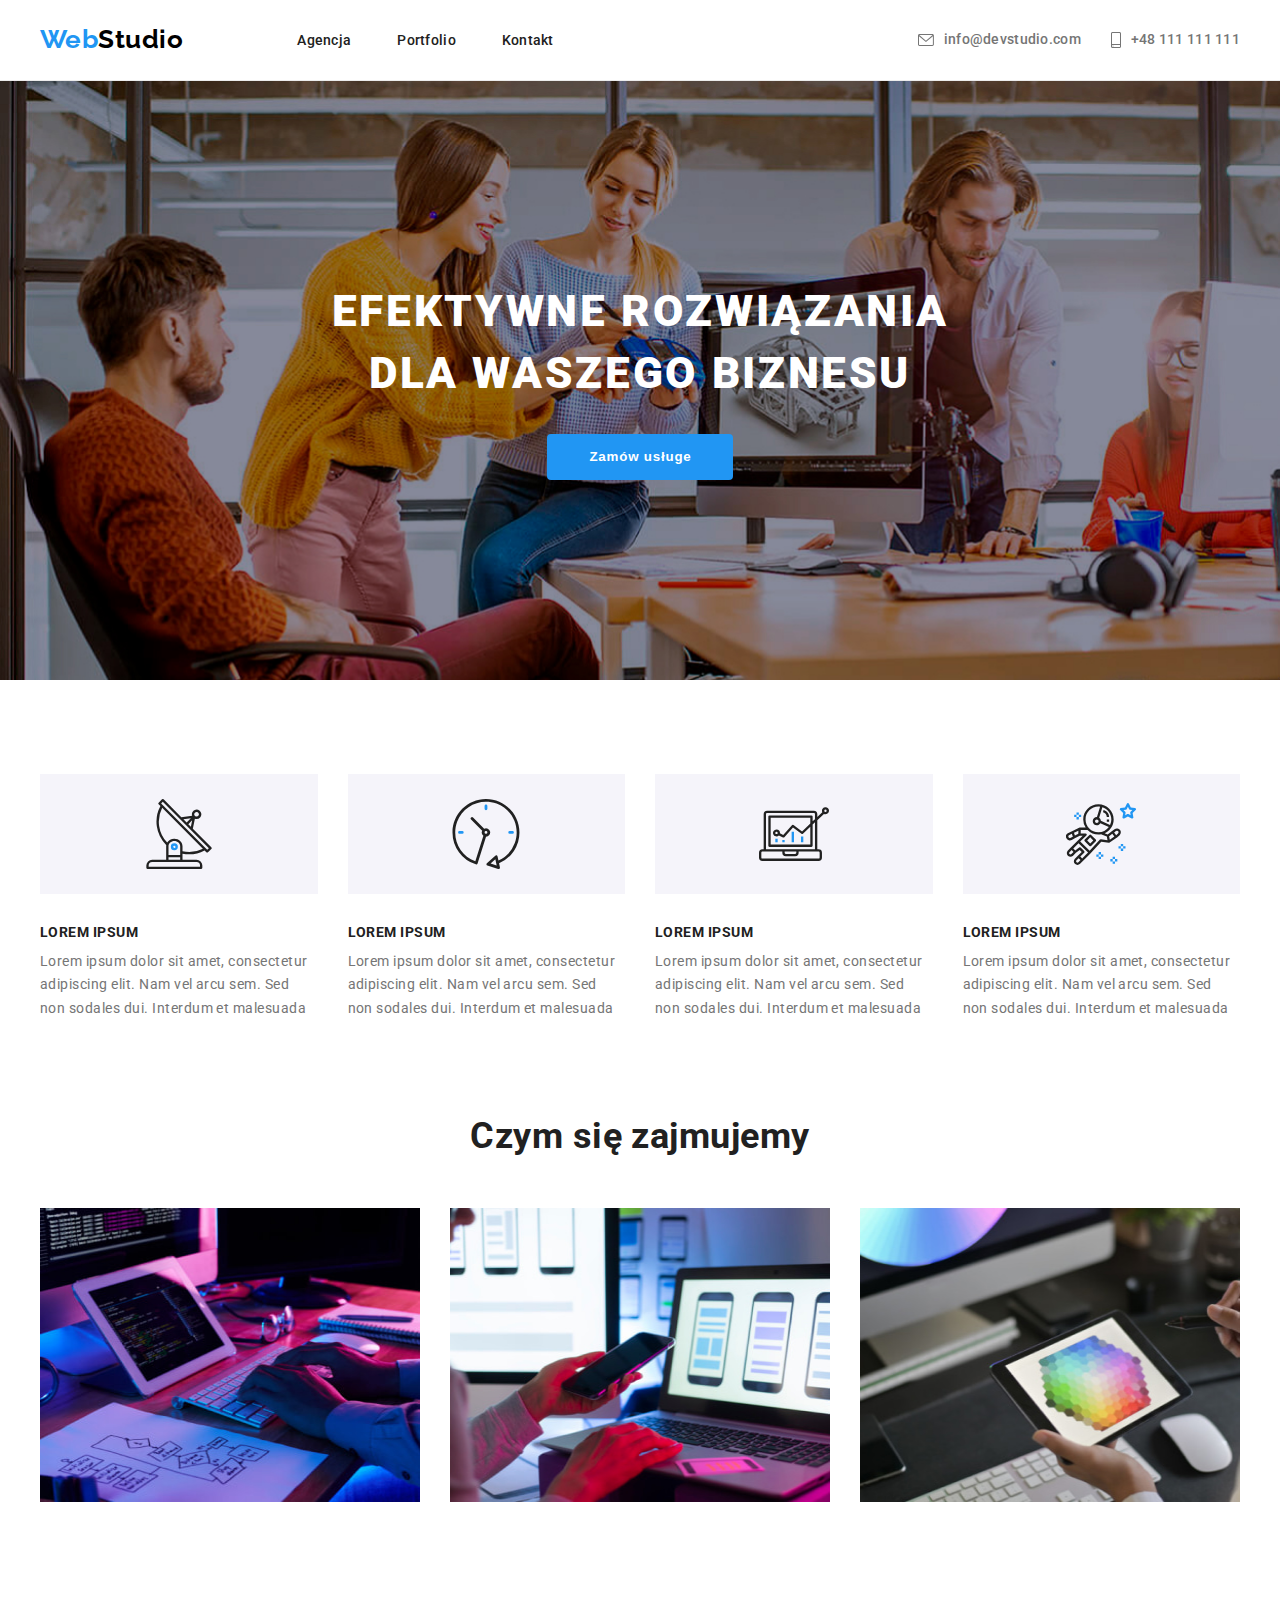
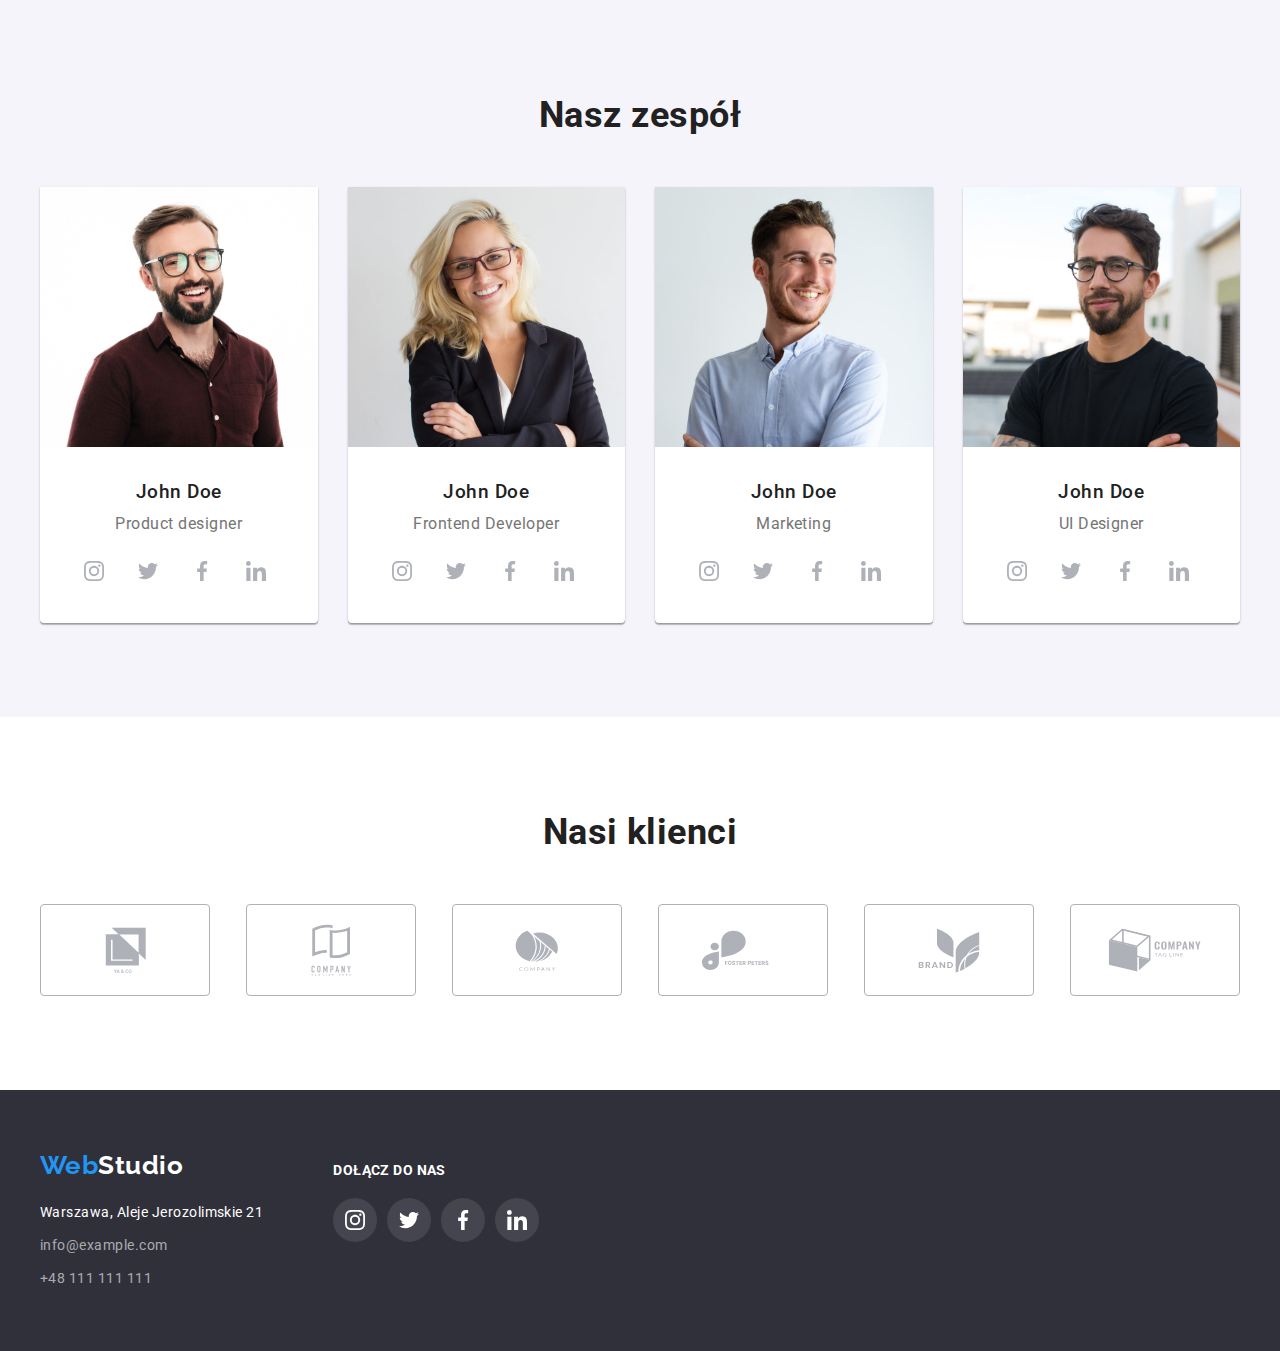
<file: index.html>
<!DOCTYPE html>
<html lang="pl">
  <head>
    <meta charset="UTF-8" />
    <meta http-equiv="X-UA-Compatible" content="IE=edge" />
    <meta name="viewport" content="width=device-width, initial-scale=1.0" />
    <title>WebStudio</title>
    <link rel="preconnect" href="https://fonts.googleapis.com" />
    <link rel="preconnect" href="https://fonts.gstatic.com" crossorigin />
    <link
      href="https://fonts.googleapis.com/css2?family=Raleway:wght@700&family=Roboto:wght@400;500;700;900&display=swap"
      rel="stylesheet"
    />
    <link
      rel="stylesheet"
      href="https://cdnjs.cloudflare.com/ajax/libs/modern-normalize/1.1.0/modern-normalize.min.css"
      integrity="sha512-wpPYUAdjBVSE4KJnH1VR1HeZfpl1ub8YT/NKx4PuQ5NmX2tKuGu6U/JRp5y+Y8XG2tV+wKQpNHVUX03MfMFn9Q=="
      crossorigin="anonymous"
      referrerpolicy="no-referrer"
    />
    <link rel="stylesheet" href="css/styles.css" />
  </head>
  <body>
    <header class="header-border">
      <div class="container">
        <nav class="box-navigation">
          <a href="index.html" class="logo"
            >Web<span class="logo-word-primary">Studio</span>
          </a>
          <ul class="box-menu">
            <li>
              <a href="index.html" class="page">Agencja</a>
            </li>
            <li>
              <a href="portfolio.html" class="page">Portfolio</a>
            </li>
            <li><a href="#" class="page">Kontakt</a></li>
          </ul>
          <ul class="box-contact">
            <li class="box-contact-secondary">
              <svg class="icon-header" width="16px" height="12px">
                <use href="./images/icons.svg#icon-envelope"></use>
              </svg>
              <a href="mailto:info@devstudio.com" class="contact-primary">
                info@devstudio.com</a
              >
            </li>
            <li class="box-contact-secondary">
              <svg class="icon-header" width="10px" height="16px">
                <use href="./images/icons.svg#icon-smartphone"></use>
              </svg>
              <a href="tel:+48111111111" class="contact-primary"
                >+48 111 111 111</a
              >
            </li>
          </ul>
        </nav>
      </div>
    </header>

    <main>
      <section class="offer-background">
        <div class="container">
          <h1 class="offer">Efektywne rozwiązania <br />dla waszego biznesu</h1>
          <button type="button" class="offer-button">Zamów usługe</button>
        </div>
      </section>
      <section class="section">
        <div class="container">
          <ul class="card-set-description">
            <li class="item">
              <div class="icon-primary">
                <svg width="70px" height="70px">
                  <use href="./images/icons.svg#icon-antenna-1"></use>
                </svg>
              </div>
              <h3 class="list-primary">Lorem ipsum</h3>
              <p class="description-primary">
                Lorem ipsum dolor sit amet, consectetur adipiscing elit. Nam vel
                arcu sem. Sed non sodales dui. Interdum et malesuada
              </p>
            </li>
            <li class="item">
              <div class="icon-primary">
                <svg width="70px" height="70px">
                  <use href="./images/icons.svg#icon-clock-1"></use>
                </svg>
              </div>
              <h3 class="list-primary">Lorem ipsum</h3>
              <p class="description-primary">
                Lorem ipsum dolor sit amet, consectetur adipiscing elit. Nam vel
                arcu sem. Sed non sodales dui. Interdum et malesuada
              </p>
            </li>
            <li class="item">
              <div class="icon-primary">
                <svg width="70px" height="70px">
                  <use href="./images/icons.svg#icon-diagram-1"></use>
                </svg>
              </div>
              <h3 class="list-primary">Lorem ipsum</h3>
              <p class="description-primary">
                Lorem ipsum dolor sit amet, consectetur adipiscing elit. Nam vel
                arcu sem. Sed non sodales dui. Interdum et malesuada
              </p>
            </li>
            <li class="item">
              <div class="icon-primary">
                <svg width="70px" height="70px">
                  <use href="./images/icons.svg#icon-astronaut-1"></use>
                </svg>
              </div>
              <h3 class="list-primary">Lorem ipsum</h3>
              <p class="description-primary">
                Lorem ipsum dolor sit amet, consectetur adipiscing elit. Nam vel
                arcu sem. Sed non sodales dui. Interdum et malesuada
              </p>
            </li>
          </ul>
        </div>
      </section>
      <section class="section-secondary">
        <div class="container">
          <h2 class="topic">Czym się zajmujemy</h2>
          <ul class="card-set-tasks">
            <li class="item-tasks">
              <img
                class="width"
                src="images/items1.jpg"
                alt="komputer"
                width="370"
                height="294"
              />
            </li>
            <li class="item-tasks">
              <img
                class="width"
                src="images/items2.jpg"
                alt="laptop"
                width="370"
                height="294"
              />
            </li>
            <li class="item-tasks">
              <img
                class="width"
                src="images/items3.jpg"
                alt="tablet"
                width="370"
                height="294"
              />
            </li>
          </ul>
        </div>
      </section>
      <section class="section people">
        <div class="container">
          <h2 class="topic">Nasz zespół</h2>
          <ul class="card-set-people">
            <li class="card">
              <img
                class="width"
                src="images/person1.jpg"
                alt="mezczyzna"
                width="270"
                height="260"
              />
              <h3 class="name">John Doe</h3>
              <p class="function">Product designer</p>
              <ul class="icon-social-box">
                <li class="icon-social-media">
                  <svg class="icon-social" width="20px" height="20px">
                    <use href="./images/icons.svg#icon-instagram-2"></use>
                  </svg>
                </li>
                <li class="icon-social-media">
                  <svg class="icon-social" width="20px" height="20px">
                    <use href="./images/icons.svg#icon-twitter-1"></use>
                  </svg>
                </li>
                <li class="icon-social-media">
                  <svg class="icon-social" width="20px" height="20px">
                    <use href="./images/icons.svg#icon-facebook-1"></use>
                  </svg>
                </li>
                <li class="icon-social-media">
                  <svg class="icon-social" width="20px" height="20px">
                    <use href="./images/icons.svg#icon-linkedin-1"></use>
                  </svg>
                </li>
              </ul>
            </li>
            <li class="card">
              <img
                class="width"
                src="images/person2.jpg"
                alt="kobieta"
                width="270"
                height="260"
              />
              <h3 class="name">John Doe</h3>
              <p class="function">Frontend Developer</p>
              <ul class="icon-social-box">
                <li class="icon-social-media">
                  <svg class="icon-social" width="20px" height="20px">
                    <use href="./images/icons.svg#icon-instagram-2"></use>
                  </svg>
                </li>
                <li class="icon-social-media">
                  <svg class="icon-social" width="20px" height="20px">
                    <use href="./images/icons.svg#icon-twitter-1"></use>
                  </svg>
                </li>
                <li class="icon-social-media">
                  <svg class="icon-social" width="20px" height="20px">
                    <use href="./images/icons.svg#icon-facebook-1"></use>
                  </svg>
                </li>
                <li class="icon-social-media">
                  <svg class="icon-social" width="20px" height="20px">
                    <use href="./images/icons.svg#icon-linkedin-1"></use>
                  </svg>
                </li>
              </ul>
            </li>
            <li class="card">
              <img
                class="width"
                src="images/person3.jpg"
                alt="mezczyzna2"
                width="270"
                height="260"
              />
              <h3 class="name">John Doe</h3>
              <p class="function">Marketing</p>
              <ul class="icon-social-box">
                <li class="icon-social-media">
                  <svg class="icon-social" width="20px" height="20px">
                    <use href="./images/icons.svg#icon-instagram-2"></use>
                  </svg>
                </li>
                <li class="icon-social-media">
                  <svg class="icon-social" width="20px" height="20px">
                    <use href="./images/icons.svg#icon-twitter-1"></use>
                  </svg>
                </li>
                <li class="icon-social-media">
                  <svg class="icon-social" width="20px" height="20px">
                    <use href="./images/icons.svg#icon-facebook-1"></use>
                  </svg>
                </li>
                <li class="icon-social-media">
                  <svg class="icon-social" width="20px" height="20px">
                    <use href="./images/icons.svg#icon-linkedin-1"></use>
                  </svg>
                </li>
              </ul>
            </li>
            <li class="card">
              <img
                class="width"
                src="images/person4.jpg"
                alt="mezczyzna3"
                width="270"
                height="260"
              />
              <h3 class="name">John Doe</h3>
              <p class="function">UI Designer</p>
              <ul class="icon-social-box">
                <li class="icon-social-media">
                  <svg class="icon-social" width="20px" height="20px">
                    <use href="./images/icons.svg#icon-instagram-2"></use>
                  </svg>
                </li>
                <li class="icon-social-media">
                  <svg class="icon-social" width="20px" height="20px">
                    <use href="./images/icons.svg#icon-twitter-1"></use>
                  </svg>
                </li>
                <li class="icon-social-media">
                  <svg class="icon-social" width="20px" height="20px">
                    <use href="./images/icons.svg#icon-facebook-1"></use>
                  </svg>
                </li>
                <li class="icon-social-media">
                  <svg class="icon-social" width="20px" height="20px">
                    <use href="./images/icons.svg#icon-linkedin-1"></use>
                  </svg>
                </li>
              </ul>
            </li>
          </ul>
        </div>
      </section>
      <section class="section">
        <div class="container">
          <h2 class="topic">Nasi klienci</h2>
          <ul class="clients-box">
            <li class="icon-clients">
              <svg class="icon-clients-secondary" width="41px" height="46.7px">
                <use href="./images/icons.svg#icon-group"></use>
              </svg>
            </li>
            <li class="icon-clients">
              <svg class="icon-clients-secondary" width="40px" height="52px">
                <use href="./images/icons.svg#icon-group-1"></use>
              </svg>
            </li>
            <li class="icon-clients">
              <svg
                class="icon-clients-secondary"
                width="43.36px"
                height="41.18px"
              >
                <use href="./images/icons.svg#icon-group-2"></use>
              </svg>
            </li>
            <li class="icon-clients">
              <svg
                class="icon-clients-secondary"
                width="84.44px"
                height="40.62px"
              >
                <use href="./images/icons.svg#icon-group-3"></use>
              </svg>
            </li>
            <li class="icon-clients">
              <svg
                class="icon-clients-secondary"
                width="62.54px"
                height="45.43px"
              >
                <use href="./images/icons.svg#icon-group-4"></use>
              </svg>
            </li>
            <li class="icon-clients">
              <svg
                class="icon-clients-secondary"
                width="93.79px"
                height="43.93px"
              >
                <use href="./images/icons.svg#icon-group-5"></use>
              </svg>
            </li>
          </ul>
        </div>
      </section>
    </main>

    <footer class="bottom">
      <div class="container-bottom">
        <div>
          <a class="logo-bottom"
            >Web<span class="logo-word-secondary">Studio</span></a
          >
          <address>
            <ul>
              <li class="place">Warszawa, Aleje Jerozolimskie 21</li>
              <li class="contact-bottom">
                <a href="mailto:info@example.com" class="contact-secondary"
                  >info@example.com</a
                >
              </li>
              <li>
                <a href="tel:+48111111111" class="contact-secondary"
                  >+48 111 111 111</a
                >
              </li>
            </ul>
          </address>
        </div>
        <div class="join">
          <h3 class="join-style">Dołącz do nas</h3>
          <ul class="join-box">
            <li class="join-social-media">
              <svg class="join-social" width="20px" height="20px">
                <use href="./images/icons.svg#icon-instagram-2"></use>
              </svg>
            </li>
            <li class="join-social-media">
              <svg class="join-social" width="20px" height="20px">
                <use href="./images/icons.svg#icon-twitter-1"></use>
              </svg>
            </li>
            <li class="join-social-media">
              <svg class="join-social" width="20px" height="20px">
                <use href="./images/icons.svg#icon-facebook-1"></use>
              </svg>
            </li>
            <li class="join-social-media">
              <svg class="join-social" width="20px" height="20px">
                <use href="./images/icons.svg#icon-linkedin-1"></use>
              </svg>
            </li>
          </ul>
        </div>
      </div>
    </footer>
  </body>
</html>
</file>
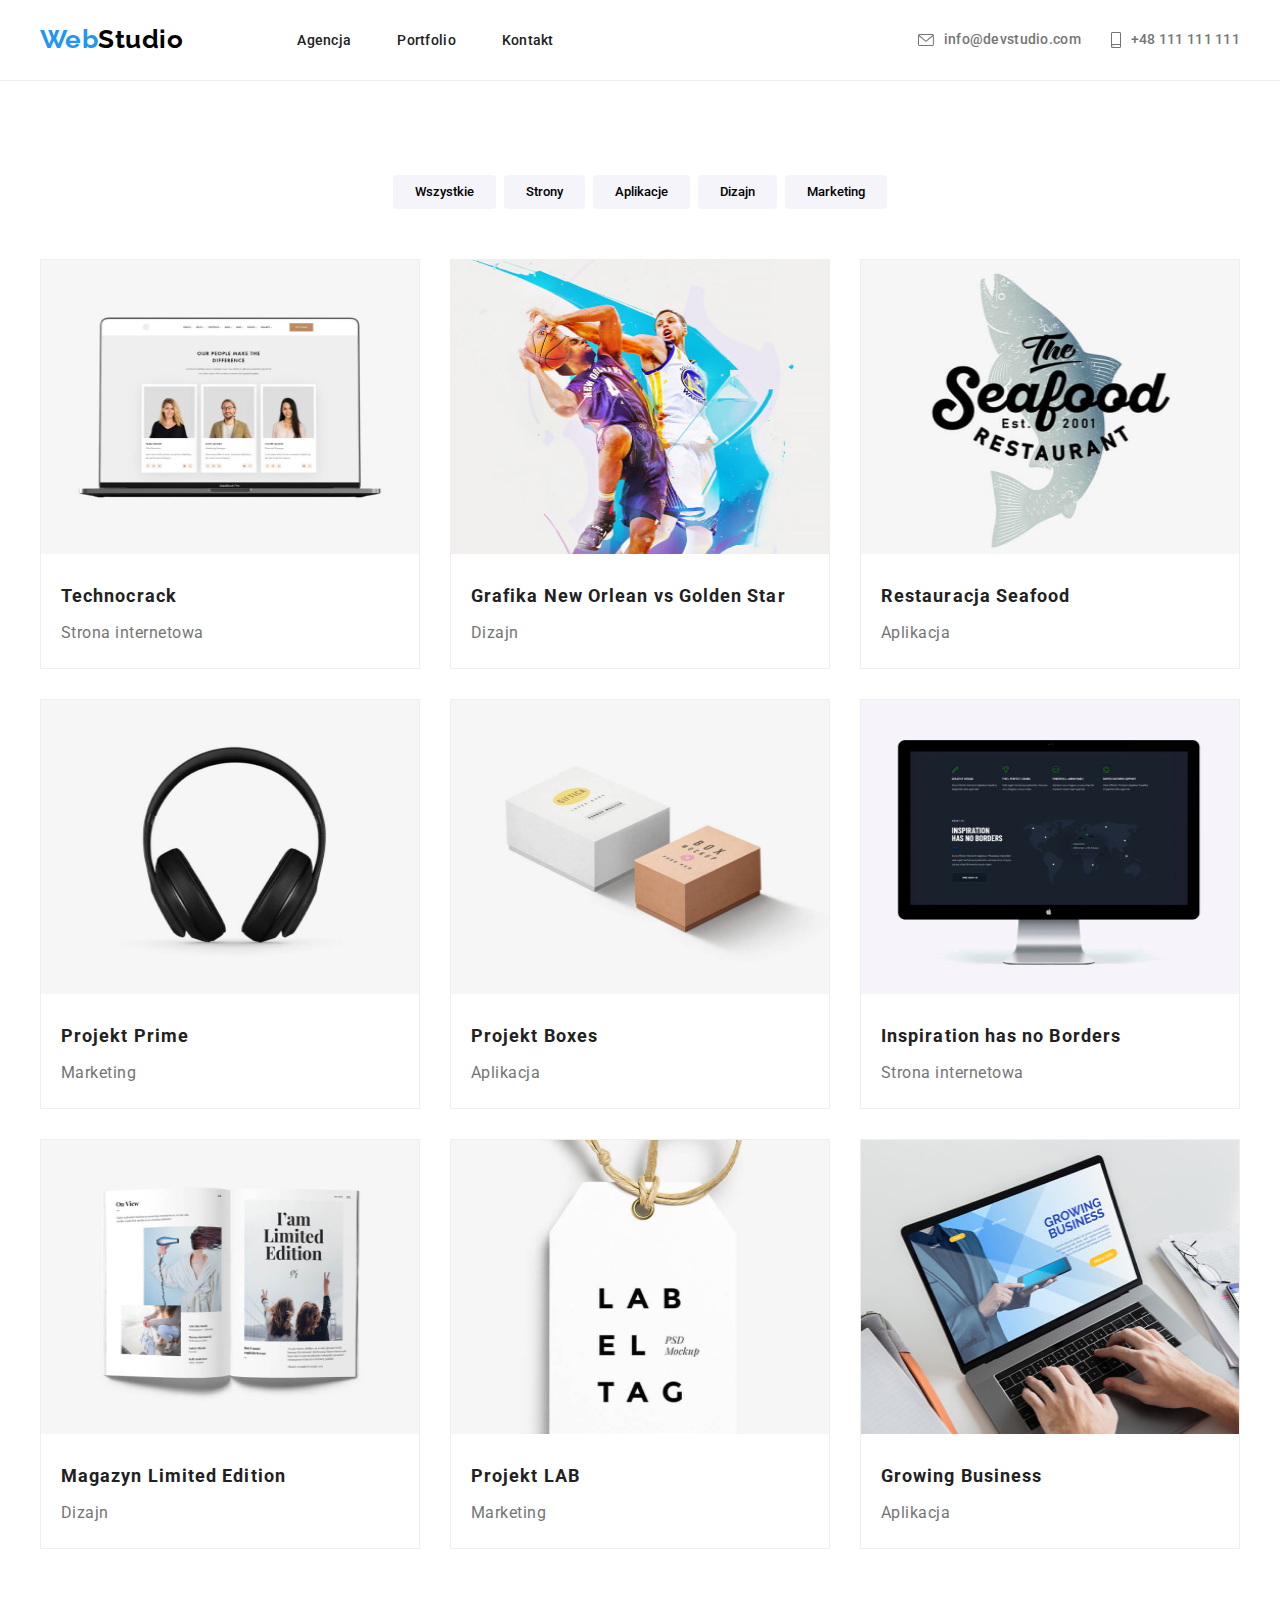
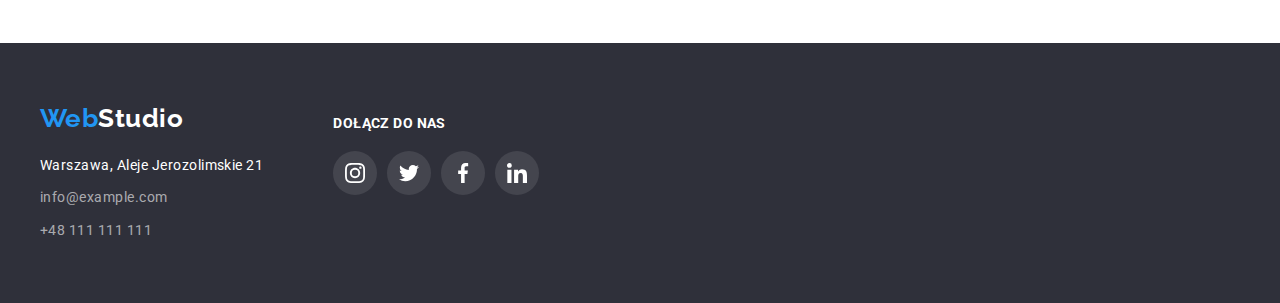
<file: portfolio.html>
<!DOCTYPE html>
<html lang="pl">
  <head>
    <meta charset="UTF-8" />
    <meta http-equiv="X-UA-Compatible" content="IE=edge" />
    <meta name="viewport" content="width=device-width, initial-scale=1.0" />
    <title>Portfolio</title>
    <link rel="preconnect" href="https://fonts.googleapis.com" />
    <link rel="preconnect" href="https://fonts.gstatic.com" crossorigin />
    <link
      href="https://fonts.googleapis.com/css2?family=Raleway:wght@700&family=Roboto:wght@400;500;700;900&display=swap"
      rel="stylesheet"
    />
    <link
      rel="stylesheet"
      href="https://cdnjs.cloudflare.com/ajax/libs/modern-normalize/1.1.0/modern-normalize.min.css"
      integrity="sha512-wpPYUAdjBVSE4KJnH1VR1HeZfpl1ub8YT/NKx4PuQ5NmX2tKuGu6U/JRp5y+Y8XG2tV+wKQpNHVUX03MfMFn9Q=="
      crossorigin="anonymous"
      referrerpolicy="no-referrer"
    />
    <link rel="stylesheet" href="css/styles.css" />
  </head>
  <body>
    <header class="header-border">
      <div class="container">
        <nav class="box-navigation">
          <a href="index.html" class="logo"
            >Web<span class="logo-word-primary">Studio</span></a
          >
          <ul class="box-menu">
            <li>
              <a href="index.html" class="page">Agencja</a>
            </li>
            <li>
              <a href="portfolio.html" class="page">Portfolio</a>
            </li>
            <li>
              <a href="#" class="page">Kontakt</a>
            </li>
          </ul>
          <ul class="box-contact">
            <li class="box-contact-secondary">
              <svg class="icon-header" width="16px" height="12px">
                <use href="./images/icons.svg#icon-envelope"></use>
              </svg>
              <a href="mailto:info@devstudio.com" class="contact-primary"
                >info@devstudio.com</a
              >
            </li>
            <li class="box-contact-secondary">
              <svg class="icon-header" width="10px" height="16px">
                <use href="./images/icons.svg#icon-smartphone"></use>
              </svg>
              <a href="tel:+48111111111" class="contact-primary"
                >+48 111 111 111</a
              >
            </li>
          </ul>
        </nav>
      </div>
    </header>

    <main>
      <section class="section">
        <div class="container">
          <ul class="card-set-types">
            <li class="item-types">
              <button type="button" class="button-active">Wszystkie</button>
            </li>
            <li class="item-types">
              <button type="button" class="button-active">Strony</button>
            </li>
            <li class="item-types">
              <button type="button" class="button-active">Aplikacje</button>
            </li>
            <li class="item-types">
              <button type="button" class="button-active">Dizajn</button>
            </li>
            <li class="item-types">
              <button type="button" class="button-active">Marketing</button>
            </li>
          </ul>
          <ul class="card-set-projects">
            <li class="item-projects">
              <img
                class="width"
                src="images/portfolio1.jpg"
                alt="laptop"
                width="370"
                height="294"
              />
              <h3 class="name-of-the-project">Technocrack</h3>
              <p class="type-of-the-project">Strona internetowa</p>
            </li>
            <li class="item-projects">
              <img
                class="width"
                src="images/portfolio2.jpg"
                alt="koszykarze"
                width="370"
                height="294"
              />
              <h3 class="name-of-the-project">
                Grafika New Orlean vs Golden Star
              </h3>
              <p class="type-of-the-project">Dizajn</p>
            </li>
            <li class="item-projects">
              <img
                class="width"
                src="images/portfolio3.jpg"
                alt="logo restauracji"
                width="370"
                height="294"
              />
              <h3 class="name-of-the-project">Restauracja Seafood</h3>
              <p class="type-of-the-project">Aplikacja</p>
            </li>
            <li class="item-projects">
              <img
                class="width"
                src="images/portfolio4.jpg"
                alt="sluchawki"
                width="370"
                height="294"
              />
              <h3 class="name-of-the-project">Projekt Prime</h3>
              <p class="type-of-the-project">Marketing</p>
            </li>
            <li class="item-projects">
              <img
                class="width"
                src="images/portfolio5.jpg"
                alt="dwa pudelka"
                width="370"
                height="294"
              />
              <h3 class="name-of-the-project">Projekt Boxes</h3>
              <p class="type-of-the-project">Aplikacja</p>
            </li>
            <li class="item-projects">
              <img
                class="width"
                src="images/portfolio6.jpg"
                alt="monitor"
                width="370"
                height="294"
              />
              <h3 class="name-of-the-project">Inspiration has no Borders</h3>
              <p class="type-of-the-project">Strona internetowa</p>
            </li>
            <li class="item-projects">
              <img
                class="width"
                src="images/portfolio7.jpg"
                alt="magazyn"
                width="370"
                height="294"
              />
              <h3 class="name-of-the-project">Magazyn Limited Edition</h3>
              <p class="type-of-the-project">Dizajn</p>
            </li>
            <li class="item-projects">
              <img
                class="width"
                src="images/portfolio8.jpg"
                alt="zawieszka"
                width="370"
                height="294"
              />
              <h3 class="name-of-the-project">Projekt LAB</h3>
              <p class="type-of-the-project">Marketing</p>
            </li>
            <li class="item-projects">
              <img
                class="width"
                src="images/portfolio9.jpg"
                alt="laptop2"
                width="370"
                height="294"
              />
              <h3 class="name-of-the-project">Growing Business</h3>
              <p class="type-of-the-project">Aplikacja</p>
            </li>
          </ul>
        </div>
      </section>
    </main>

    <footer class="bottom">
      <div class="container-bottom">
        <div>
          <a class="logo-bottom"
            >Web<span class="logo-word-secondary">Studio</span></a
          >
          <address>
            <ul>
              <li class="place">Warszawa, Aleje Jerozolimskie 21</li>
              <li class="contact-bottom">
                <a href="mailto:info@example.com" class="contact-secondary"
                  >info@example.com</a
                >
              </li>
              <li>
                <a href="tel:+48111111111" class="contact-secondary"
                  >+48 111 111 111</a
                >
              </li>
            </ul>
          </address>
        </div>
        <div class="join">
          <h3 class="join-style">Dołącz do nas</h3>
          <ul class="join-box">
            <li class="join-social-media">
              <svg class="join-social" width="20px" height="20px">
                <use href="./images/icons.svg#icon-instagram-2"></use>
              </svg>
            </li>
            <li class="join-social-media">
              <svg class="join-social" width="20px" height="20px">
                <use href="./images/icons.svg#icon-twitter-1"></use>
              </svg>
            </li>
            <li class="join-social-media">
              <svg class="join-social" width="20px" height="20px">
                <use href="./images/icons.svg#icon-facebook-1"></use>
              </svg>
            </li>
            <li class="join-social-media">
              <svg class="join-social" width="20px" height="20px">
                <use href="./images/icons.svg#icon-linkedin-1"></use>
              </svg>
            </li>
          </ul>
        </div>
      </div>
    </footer>
  </body>
</html>
</file>
<file: css/styles.css>
:root {
  --color-active: #2196f3;
  --logo-color: #2196f3;
  --logo-color-dark: #000000;
  --color-dark: #212121;
  --color-light: #ffffff;
  --color-light-secondary: #757575;
  --background-color-light: #f5f4fa;
  --background-color-dark: #2f303a;
  --border-color: #eeeeee;
  --icon-color: #afb1b8;
  --font-primary: "Roboto", sans serif;
  --font-secondary: "Raleway";
}

* {
  margin: 0;
  padding: 0;
  box-sizing: border-box;
}
ul {
  list-style: none;
}
a {
  text-decoration: none;
}
button {
  cursor: pointer;
}

body {
  font-family: var(--font-primary);
  color: var(--color-dark);
  letter-spacing: 0.03em;
}

.section {
  padding: 94px 0;
}
.container {
  max-width: 1200px;
  width: 100%;
  margin: 0 auto;
}

.header-border {
  border-bottom: 1px solid #ececec;
}
.box-navigation {
  display: flex;
  justify-content: space-between;
  align-items: center;
  padding: 24px 0 25px;
  column-gap: 46px;
}
.box-menu {
  display: flex;
  column-gap: 46px;
  align-items: center;
  margin-left: -250px;
}
.box-contact {
  display: flex;
  align-items: center;
  gap: 30px;
  cursor: pointer;
}
.box-contact-secondary {
  display: flex;
  align-items: center;
}
.icon-header {
  fill: var(--color-light-secondary);
}
li:hover a,
li:hover svg {
  color: var(--color-active);
  --color-light-secondary: var(--color-active);
}
.logo {
  font-family: var(--font-secondary);
  font-weight: 700;
  font-size: 26px;
  line-height: 1.2;
  color: var(--logo-color);
}
.logo-word-primary {
  color: var(--logo-color-dark);
}
.logo-word-secondary {
  color: var(--color-light);
}

.page:hover,
.page:focus,
.contact-primary:hover,
.contact-primary:focus,
.contact-secondary:hover,
.contact-secondary:focus {
  color: var(--color-active);
}
.page,
.contact-primary {
  font-weight: 500;
  font-size: 14px;
  line-height: 1.1;
  letter-spacing: 0.02em;
}
.page {
  color: var(--color-dark);
}
.contact-primary {
  color: var(--color-light-secondary);
  padding-left: 10px;
  display: flex;
  align-items: center;
}
.offer-background {
  background-color: var(--background-color-dark);
  background: rgba(47, 48, 58, 0.4);
  background-image: url(../images/people-main.jpg);
  background-size: cover;
  max-width: 1600px;
  display: flex;
  justify-content: center;
  text-align: center;
  padding-bottom: 200px;
}
.offer {
  font-weight: 900;
  font-size: 44px;
  line-height: 1.4;
  letter-spacing: 0.06em;
  text-transform: uppercase;
  color: var(--color-light);
  padding: 200px 200px 30px 200px;
}
.offer-button {
  background-color: var(--color-active);
  color: var(--color-light);
  border: none;
  border-radius: 4px;
  font-weight: 700;
  line-height: 1.9;
  letter-spacing: 0.06em;
  padding: 10px 41px 10px 42px;
}
.button-active {
  font-family: var(--font-primary);
  font-weight: 500;
  line-height: 1.6;
  background-color: var(--background-color-light);
}
.button-active:hover,
.button-active:focus {
  background-color: var(--color-active);
  color: var(--color-light);
}
.card-set-description {
  display: flex;
  flex-wrap: wrap;
  gap: 30px;
}
.item {
  flex-basis: calc((100% - 90px) / 4);
}
.list-primary {
  font-weight: 700;
  font-size: 14px;
  line-height: 16px;
  text-transform: uppercase;
  padding-top: 30px;
  padding-bottom: 10px;
}
p {
  color: var(--color-light-secondary);
}
.description-primary {
  font-size: 14px;
  line-height: 1.7;
}
.icon-primary {
  background-color: var(--background-color-light);
  padding: 25px 100px;
  display: flex;
  justify-content: center;
}
.section-secondary {
  padding-bottom: 94px;
}
.card-set-tasks {
  display: flex;
  flex-wrap: wrap;
  gap: 30px;
}
.item-tasks {
  flex-basis: calc((100% - 60px) / 3);
}
.width {
  width: 100%;
}
.people {
  background: var(--background-color-light);
}
.topic {
  font-weight: 700;
  font-size: 36px;
  line-height: 1.2;
  text-align: center;
  padding-bottom: 50px;
}
.card-set-people {
  display: flex;
  flex-wrap: wrap;
  gap: 30px;
}
.card {
  background: var(--color-light);
  box-shadow: 0px 1px 3px rgba(0, 0, 0, 0.12), 0px 1px 1px rgba(0, 0, 0, 0.14),
    0px 2px 1px rgba(0, 0, 0, 0.2);
  border-radius: 0px 0px 4px 4px;
  flex-basis: calc((100% - 90px) / 4);
}
.name,
.function {
  line-height: 1.2;
  text-align: center;
}
.name {
  font-weight: 500;
  padding: 30px 0 10px;
}
.function {
  padding-bottom: 16px;
}
.card-set-types {
  display: flex;
  flex-wrap: wrap;
  gap: 8px;
  justify-content: center;
  padding-bottom: 50px;
}
.icon-social-box {
  display: flex;
  gap: 10px;
  padding-left: 32px;
  padding-bottom: 30px;
}
.icon-social-media {
  width: 44px;
  height: 44px;
  display: flex;
  justify-content: center;
  align-items: center;
  cursor: pointer;
  background: var(--color-light);
  fill: var(--icon-color);
}
.icon-social-media:hover {
  background: var(--color-active);
  --icon-color: var(--color-light);
  border-radius: 50%;
}
.icon-social {
  fill: var(--icon-color);
}
.icon-social:hover {
  --icon-color: var(--color-light);
}
.clients-box {
  display: flex;
  justify-content: space-between;
}
.icon-clients {
  box-sizing: border-box;
  width: 170px;
  height: 92px;
  border: 1px solid var(--icon-color);
  border-radius: 4px;
  display: flex;
  justify-content: center;
  align-items: center;
  cursor: pointer;
  fill: var(--icon-color);
}
.icon-clients:hover {
  --icon-color: var(--color-active);
}
.icon-clients-secondary {
  fill: var(--icon-color);
}
.icon-clients-secondary:hover {
  --icon-color: var(--color-active);
}
.button-active {
  padding: 6px 22px;
  border: none;
  border-radius: 4px;
}
.item-types:hover,
.item-types:focus {
  box-shadow: 0px 3px 1px rgba(0, 0, 0, 0.1), 0px 1px 2px rgba(0, 0, 0, 0.08),
    0px 2px 2px rgba(0, 0, 0, 0.12);
}
.card-set-projects {
  display: flex;
  flex-wrap: wrap;
  gap: 30px;
}
.item-projects {
  flex-basis: calc((100% - 60px) / 3);
  border: 1px solid #eeeeee;
}
.item-projects:hover,
.item-projects:focus {
  box-shadow: 0px 1px 1px rgba(0, 0, 0, 0.12), 0px 4px 4px rgba(0, 0, 0, 0.06),
    1px 4px 6px rgba(0, 0, 0, 0.16);
  cursor: pointer;
}
.name-of-the-project {
  font-weight: 700;
  font-size: 18px;
  line-height: 2;
  letter-spacing: 0.06em;
  padding: 20px 24px 4px 20px;
}
.type-of-the-project {
  font-size: 16px;
  line-height: 30px;
  padding: 0 2px 20px 20px;
}
.bottom {
  padding: 60px 0;
  background: var(--background-color-dark);
}
.container-bottom {
  max-width: 1200px;
  width: 100%;
  margin: 0 auto;
  display: flex;
}
.logo-bottom {
  font-family: var(--font-secondary);
  font-weight: 700;
  font-size: 26px;
  line-height: 1.2;
  color: var(--logo-color);
}
address {
  font-style: normal;
}
.place {
  font-size: 14px;
  line-height: 1.7;
  color: var(--color-light);
  padding: 20px 0 9px;
}
.contact-secondary {
  font-size: 14px;
  line-height: 1.7;
  color: rgba(255, 255, 255, 0.6);
}
.contact-bottom {
  padding-bottom: 9px;
}
.join {
  padding-left: 70px;
  padding-top: 12px;
}
.join-style {
  font-weight: 700;
  font-size: 14px;
  line-height: 16px;
  letter-spacing: 0.03em;
  text-transform: uppercase;
  color: var(--color-light);
  padding-bottom: 20px;
}
.join-box {
  display: flex;
  gap: 10px;
}
.join-social-media {
  width: 44px;
  height: 44px;
  display: flex;
  justify-content: center;
  align-items: center;
  cursor: pointer;
  background: rgba(255, 255, 255, 0.1);
  border-radius: 50%;
}
.join-social-media:hover {
  background: var(--color-active);
}
.join-social {
  fill: var(--color-light);
}
</file>
